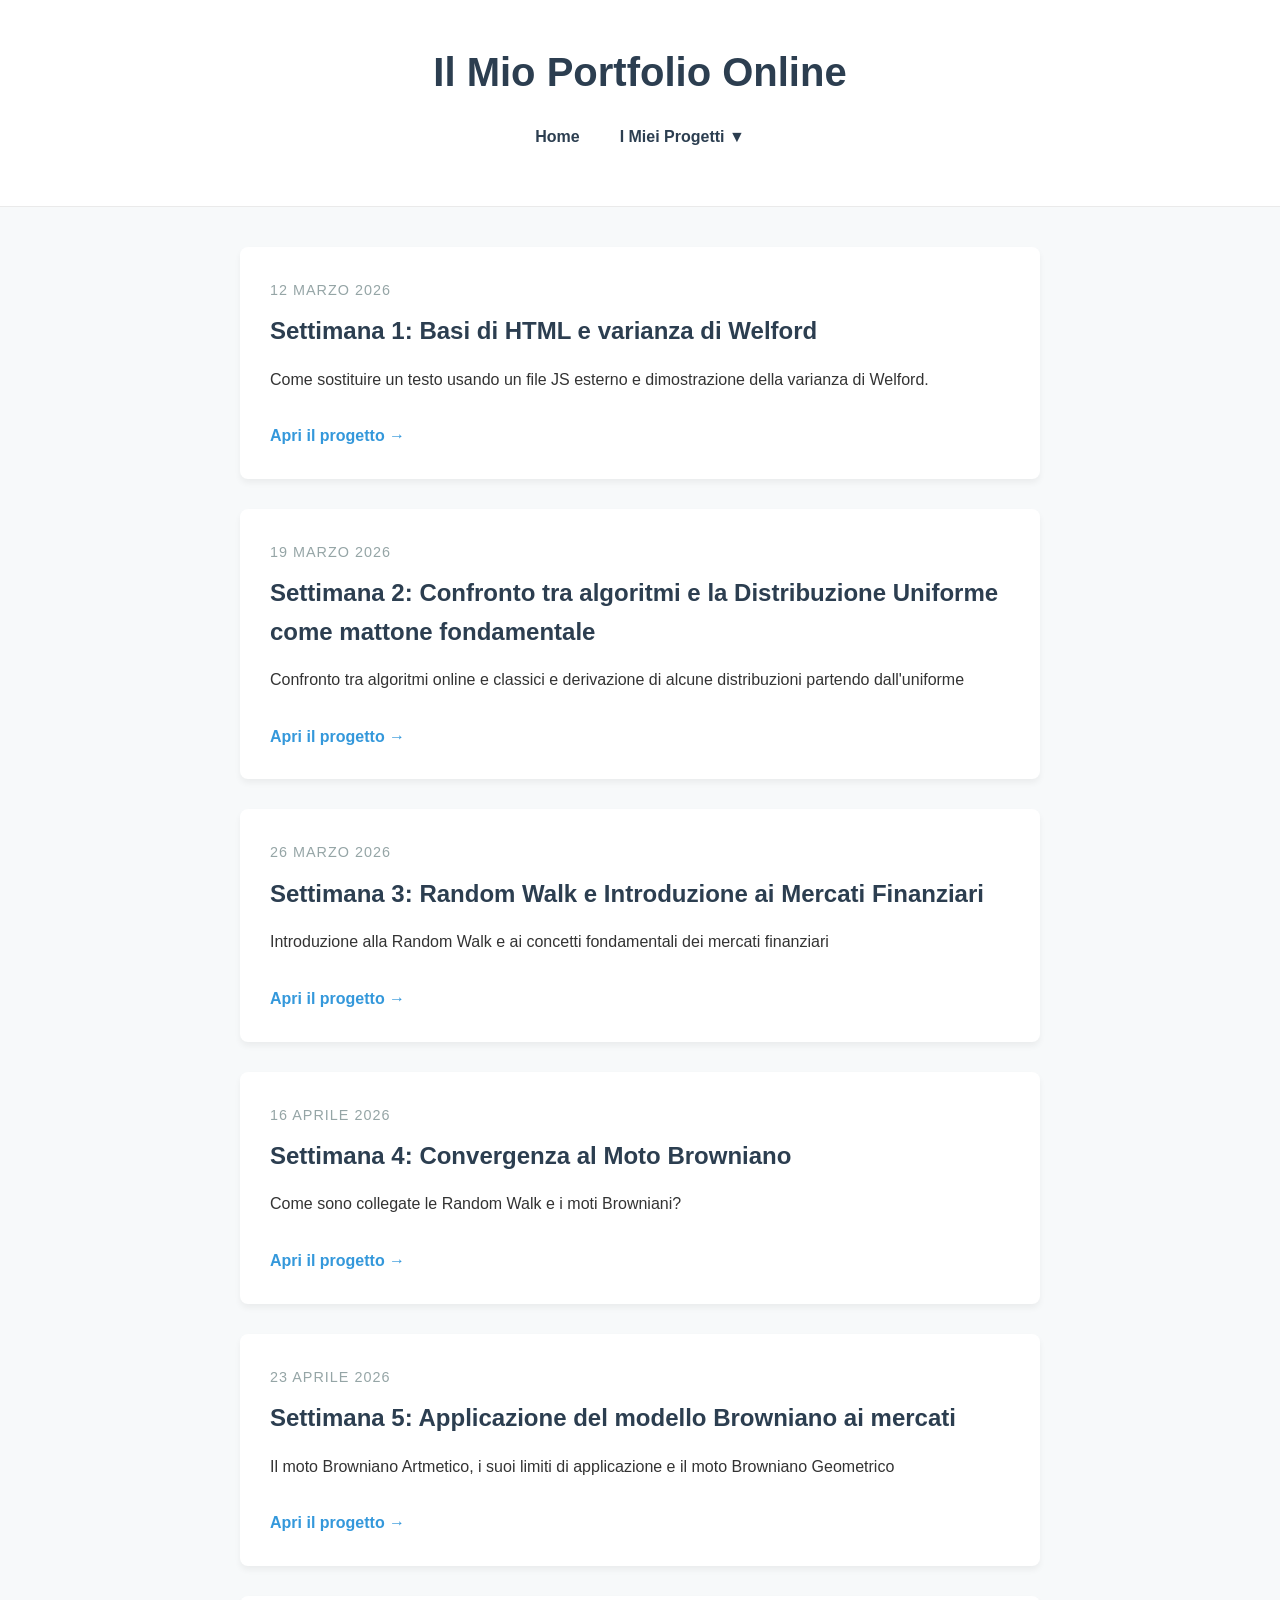
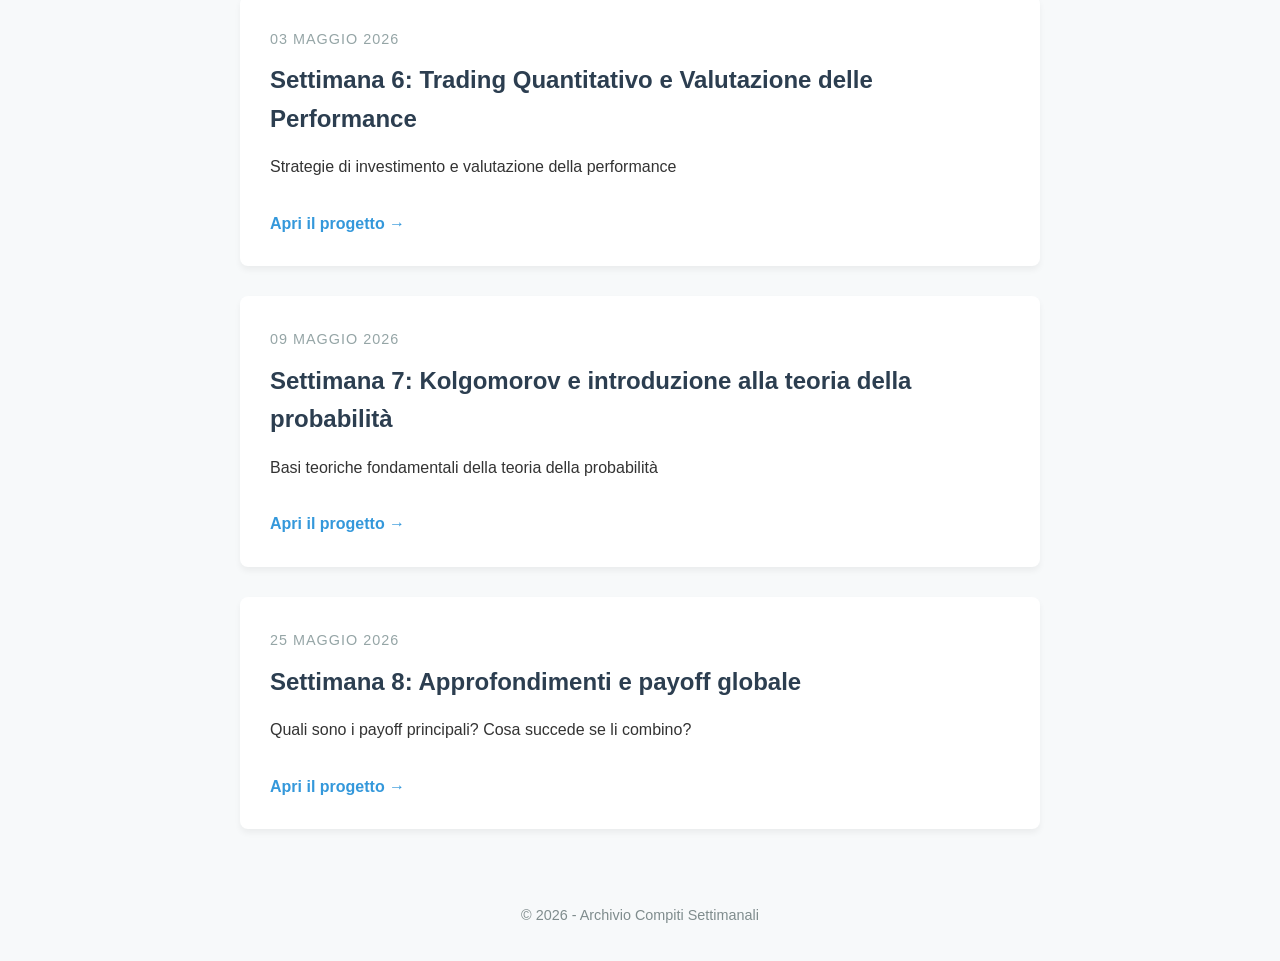
<file: index.html>
<!DOCTYPE html>
<html lang="it">
<head>
    <meta charset="UTF-8">
    <meta name="viewport" content="width=device-width, initial-scale=1.0">
    <title>Il Mio Blog Progetti</title>
    <link rel="stylesheet" href="style.css">
</head>
<body>

    <header>
        <div class="container">
            <h1>Il Mio Portfolio Online</h1>
            <nav>
                <ul class="navbar">
                    <li><a href="#">Home</a></li>
                    <li class="dropdown">
                        <a href="javascript:void(0)" class="dropbtn">I Miei Progetti ▼</a>
                        <div class="dropdown-content">
                            <a href="week_01/index_week_01.html">Settimana 1: Setup</a>
                        </div>
                    </li>
                </ul>
            </nav>
        </div>
    </header>

    <main class="container">
        <article class="post" id="progetto1">
            <span class="date">12 Marzo 2026</span>
            <h2>Settimana 1: Basi di HTML e varianza di Welford</h2>
            <p>Come sostituire un testo usando un file JS esterno e dimostrazione della varianza di Welford.</p>
            
            <a href="week_01/index_week_01.html" class="read-more">Apri il progetto →</a>
        </article>

        <article class="post" id="progetto2">
            <span class="date">19 Marzo 2026</span>
            <h2>Settimana 2: Confronto tra algoritmi e la Distribuzione Uniforme come mattone fondamentale</h2>
            <p>Confronto tra algoritmi online e classici e derivazione di alcune distribuzioni partendo dall'uniforme</p>

            <a href="week_02/index_week_02.html" class="read-more">Apri il progetto →</a>

        </article>

        <article class="post" id="progetto3">
            <span class="date">26 Marzo 2026</span>
            <h2>Settimana 3: Random Walk e Introduzione ai Mercati Finanziari</h2>
            <p>Introduzione alla Random Walk e ai concetti fondamentali dei mercati finanziari</p>

            <a href="week_03/index_week_03.html" class="read-more">Apri il progetto →</a>

        </article>

        
        <article class="post" id="progetto3">
            <span class="date">16 Aprile 2026</span>
            <h2>Settimana 4: Convergenza al Moto Browniano</h2>
            <p>Come sono collegate le Random Walk e i moti Browniani?</p>

            <a href="week_04/index_week_04.html" class="read-more">Apri il progetto →</a>

        </article>

        
        <article class="post" id="progetto3">
            <span class="date">23 Aprile 2026</span>
            <h2>Settimana 5: Applicazione del modello Browniano ai mercati</h2>
            <p>Il moto Browniano Artmetico, i suoi limiti di applicazione e il moto Browniano Geometrico</p>

            <a href="week_05/index_week_05.html" class="read-more">Apri il progetto →</a>

        </article>

        <article class="post" id="progetto3">
            <span class="date">03 Maggio 2026</span>
            <h2>Settimana 6: Trading Quantitativo e Valutazione delle Performance</h2>
            <p>Strategie di investimento e valutazione della performance</p>

            <a href="week_06/index_week_06.html" class="read-more">Apri il progetto →</a>

        </article>
        
        <article class="post" id="progetto3">
            <span class="date">09 Maggio 2026</span>
            <h2>Settimana 7: Kolgomorov e introduzione alla teoria della probabilità</h2>
            <p>Basi teoriche fondamentali della teoria della probabilità</p>

            <a href="week_07/index_week_07.html" class="read-more">Apri il progetto →</a>

        </article>
        
        <article class="post" id="progetto3">
            <span class="date">25 Maggio 2026</span>
            <h2>Settimana 8: Approfondimenti e payoff globale</h2>
            <p>Quali sono i payoff principali? Cosa succede se li combino?</p>

            <a href="week_08/index_week_08.html" class="read-more">Apri il progetto →</a>

        </article>
    </main>

    <footer>
        <div class="container">
            <p>&copy; <span id="year"></span> - Archivio Compiti Settimanali</p>
        </div>
    </footer>

    <script src="script.js"></script>
</body>
</html>
</file>
<file: style.css>
/* Impostazioni di base */
body {
    font-family: 'Segoe UI', Tahoma, Geneva, Verdana, sans-serif;
    background-color: #f7f9fa;
    color: #333;
    margin: 0;
    padding: 0;
    line-height: 1.6;
}

.container {
    max-width: 800px;
    margin: 0 auto;
    padding: 0 20px;
}

/* Header */
header {
    background-color: #ffffff;
    border-bottom: 1px solid #eaeaea;
    padding: 40px 0;
    text-align: center;
    margin-bottom: 40px;
}

header h1 {
    margin: 0;
    color: #2c3e50;
    font-size: 2.5em;
}

header p {
    color: #7f8c8d;
    margin-top: 10px;
}

/* Post (I compiti) */
.post {
    background-color: #ffffff;
    padding: 30px;
    border-radius: 8px;
    box-shadow: 0 4px 6px rgba(0,0,0,0.05);
    margin-bottom: 30px;
    transition: transform 0.2s ease;
}

.post:hover {
    transform: translateY(-3px);
    box-shadow: 0 6px 12px rgba(0,0,0,0.08);
}

.post .date {
    font-size: 0.9em;
    color: #95a5a6;
    text-transform: uppercase;
    letter-spacing: 1px;
}

.post h2 {
    margin: 10px 0;
    color: #2c3e50;
}

.read-more {
    display: inline-block;
    margin-top: 15px;
    color: #3498db;
    text-decoration: none;
    font-weight: bold;
}

.read-more:hover {
    text-decoration: underline;
}

/* Footer */
footer {
    text-align: center;
    padding: 20px 0;
    color: #7f8c8d;
    font-size: 0.9em;
    margin-top: 40px;
}

/* ... mantieni il codice precedente e aggiungi questo sotto ... */

/* Stile Barra di Navigazione */
nav {
    margin-top: 20px;
}

.navbar {
    list-style-type: none;
    padding: 0;
    display: flex;
    justify-content: center;
    gap: 20px;
}

.navbar li {
    position: relative;
}

.navbar a {
    text-decoration: none;
    color: #2c3e50;
    font-weight: 600;
    padding: 10px;
}

/* Menu a tendina (Dropdown) */
.dropdown-content {
    display: none; /* Nasconde il menu inizialmente */
    position: absolute;
    background-color: #ffffff;
    min-width: 200px;
    box-shadow: 0px 8px 16px rgba(0,0,0,0.1);
    z-index: 1;
    border-radius: 5px;
    margin-top: 5px;
    text-align: left;
}

.dropdown-content a {
    color: #333;
    padding: 12px 16px;
    display: block;
    font-size: 0.9em;
}

.dropdown-content a:hover {
    background-color: #f1f1f1;
    border-radius: 5px;
}

/* Mostra il menu quando passi il mouse */
.dropdown:hover .dropdown-content {
    display: block;
}

.dropbtn {
    cursor: pointer;
}
</file>
